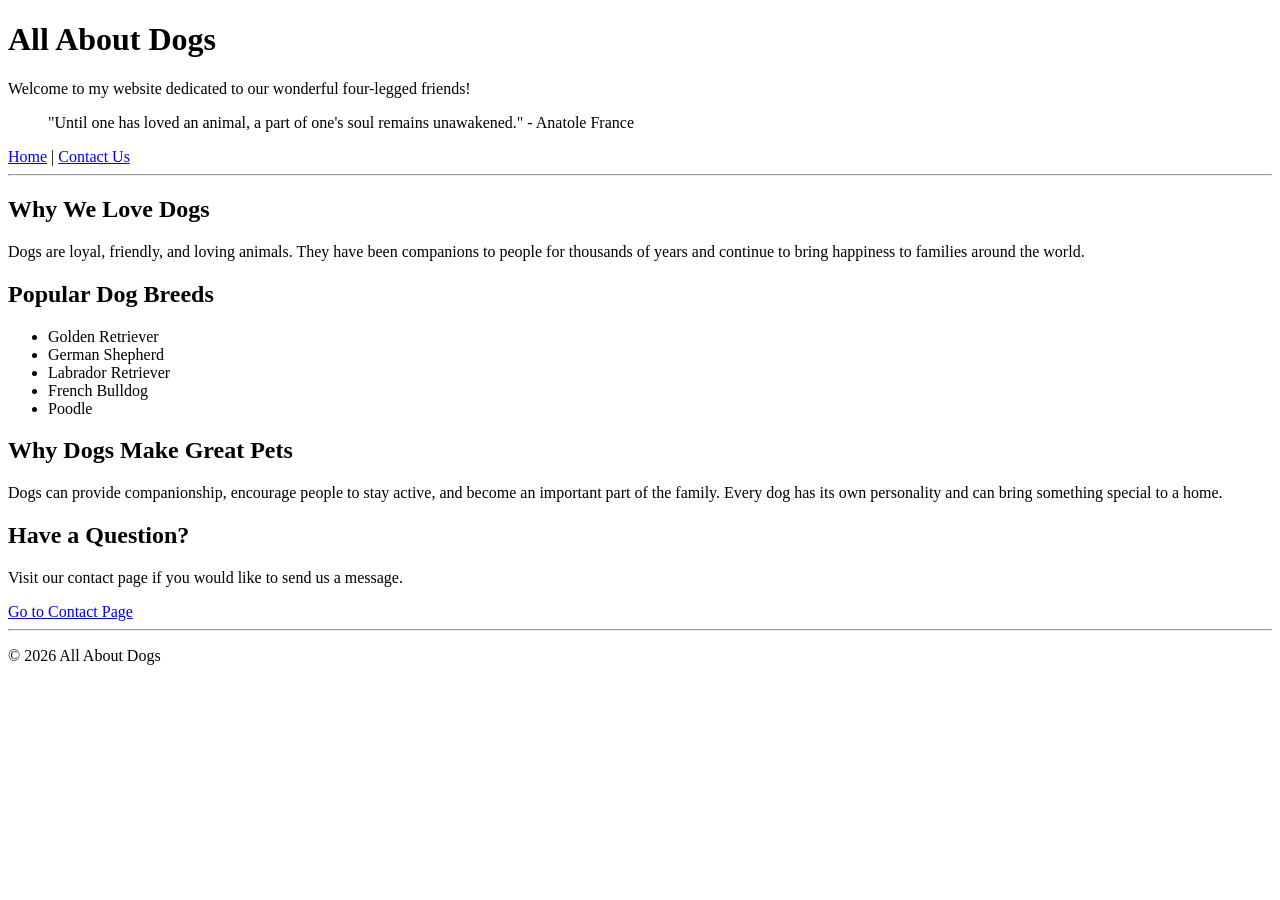
<file: index.html>
<!DOCTYPE html>
<html lang="en">

<head>
    <meta charset="utf-8">

    <title>All About Dogs</title>

    <meta name="description"
          content="Learn about dogs, their companionship, popular breeds, and why they make wonderful pets.">
</head>

<body>

    <header>
        <h1>All About Dogs</h1>

        <p>Welcome to my website dedicated to our wonderful four-legged friends!</p>
    </header>

    <blockquote>
        "Until one has loved an animal, a part of one's soul remains unawakened."
        - Anatole France
    </blockquote>

    <nav>
        <a href="index.html">Home</a> |
        <a href="contact.html">Contact Us</a>
    </nav>

    <hr>

    <main>

        <h2>Why We Love Dogs</h2>

        <p>
            Dogs are loyal, friendly, and loving animals. They have been companions
            to people for thousands of years and continue to bring happiness to
            families around the world.
        </p>

        <h2>Popular Dog Breeds</h2>

        <ul>
            <li>Golden Retriever</li>
            <li>German Shepherd</li>
            <li>Labrador Retriever</li>
            <li>French Bulldog</li>
            <li>Poodle</li>
        </ul>

        <h2>Why Dogs Make Great Pets</h2>

        <p>
            Dogs can provide companionship, encourage people to stay active,
            and become an important part of the family. Every dog has its own
            personality and can bring something special to a home.
        </p>

        <h2>Have a Question?</h2>

        <p>
            Visit our contact page if you would like to send us a message.
        </p>

        <a href="contact.html">Go to Contact Page</a>

    </main>

    <hr>

    <footer>
        <p>&copy; 2026 All About Dogs</p>
    </footer>

</body>

</html>
</file>
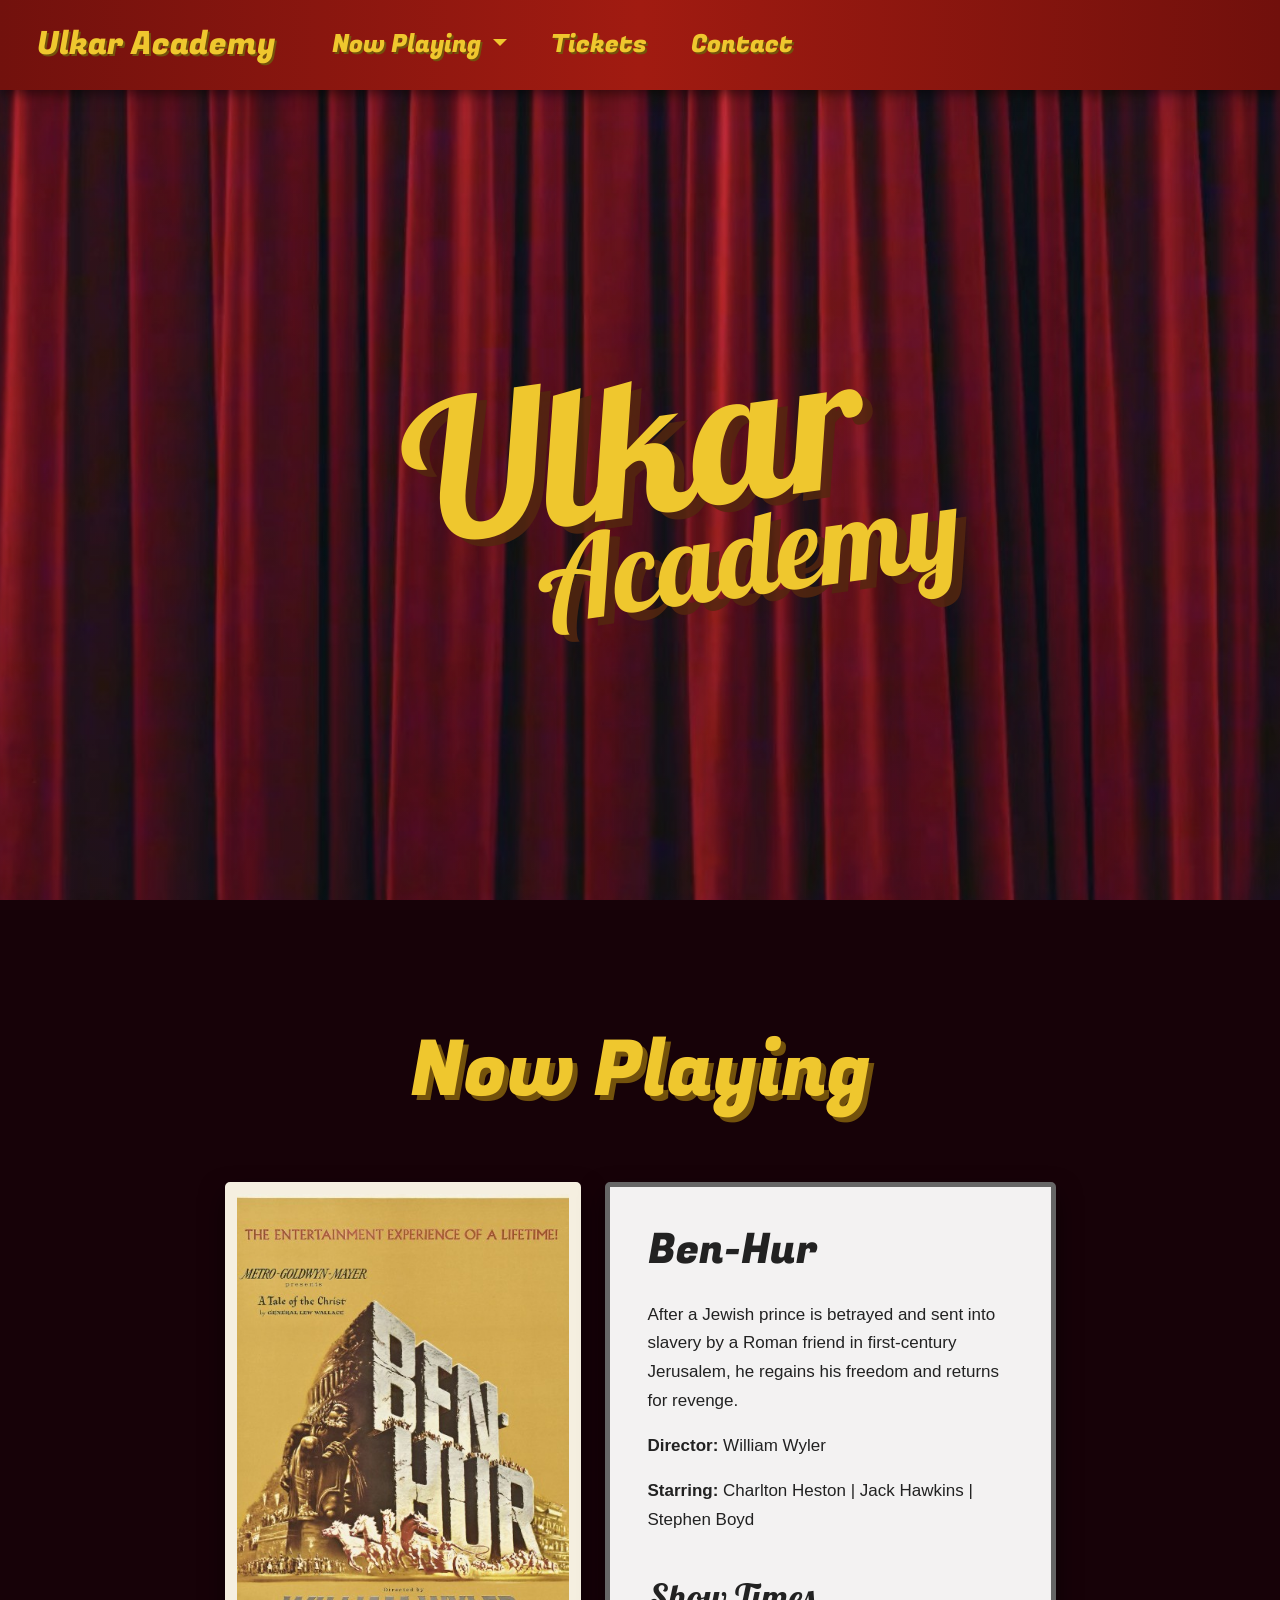
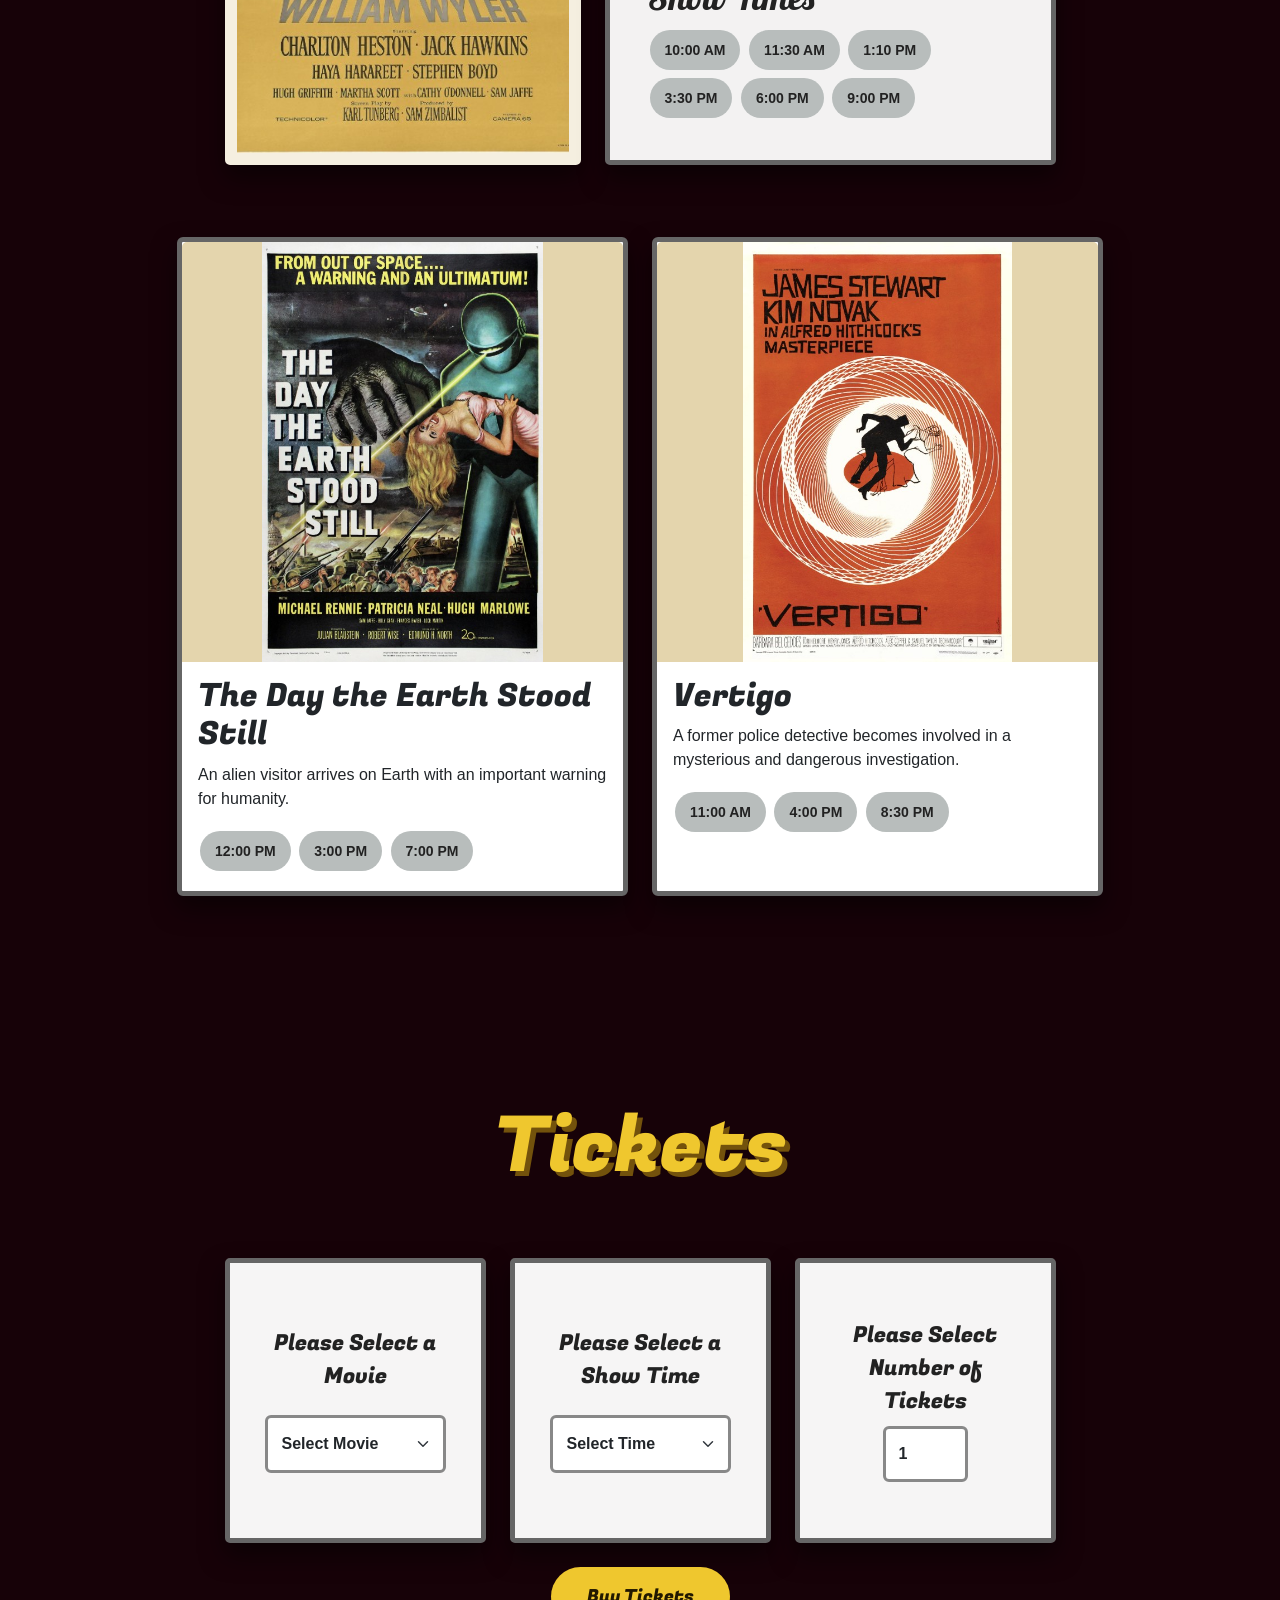
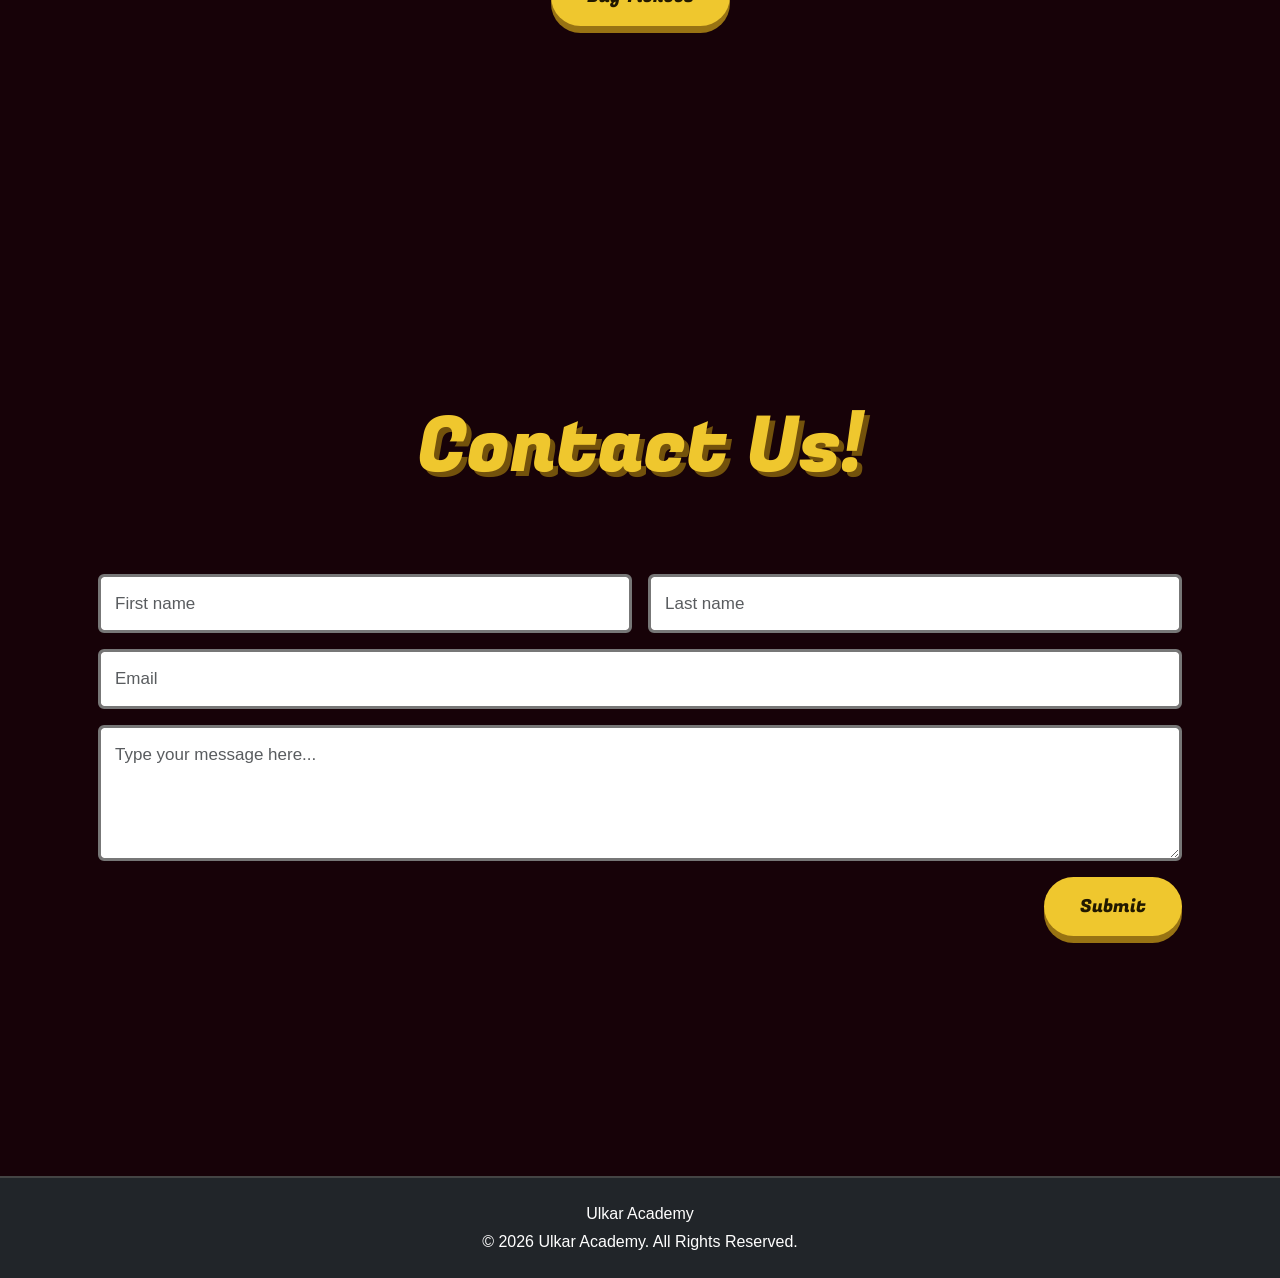
<file: Academy-Cinemas/index.html>
<!DOCTYPE html>
<html lang="en">

<head>
    <meta charset="UTF-8">

    <meta
        name="viewport"
        content="width=device-width, initial-scale=1"
    >

    <meta
        name="description"
        content="Ulkar Academy movie theatre website"
    >

    <title>Ulkar Academy</title>

    <!-- Bootstrap CSS -->
    <link
        href="https://cdn.jsdelivr.net/npm/bootstrap@5.2.0/dist/css/bootstrap.min.css"
        rel="stylesheet"
    >

    <!-- Google Fonts -->
    <link rel="preconnect" href="https://fonts.googleapis.com">

    <link rel="preconnect" href="https://fonts.gstatic.com" crossorigin>

    <link
        href="https://fonts.googleapis.com/css2?family=Fugaz+One&family=Lobster&display=swap"
        rel="stylesheet"
    >

    <!-- Custom CSS -->
    <link rel="stylesheet" href="css/custom.css">
</head>

<body id="home">

    <!-- NAVBAR -->
    <nav class="navbar navbar-expand-lg navbar-dark fixed-top custom-navbar">

        <div class="container-fluid">

            <a class="navbar-brand" href="#home">
                Ulkar Academy
            </a>

            <button
                class="navbar-toggler"
                type="button"
                data-bs-toggle="collapse"
                data-bs-target="#academyNavbar"
                aria-controls="academyNavbar"
                aria-expanded="false"
                aria-label="Toggle navigation"
            >
                <span class="navbar-toggler-icon"></span>
            </button>

            <div
                class="collapse navbar-collapse"
                id="academyNavbar"
            >

                <ul class="navbar-nav">

                    <li class="nav-item dropdown">

                        <a
                            class="nav-link dropdown-toggle"
                            href="#now-playing"
                            role="button"
                            data-bs-toggle="dropdown"
                            aria-expanded="false"
                        >
                            Now Playing
                        </a>

                        <ul class="dropdown-menu">

                            <li>
                                <a
                                    class="dropdown-item"
                                    href="#ben-hur"
                                >
                                    Ben-Hur
                                </a>
                            </li>

                            <li>
                                <a
                                    class="dropdown-item"
                                    href="#earth-stood-still"
                                >
                                    The Day the Earth Stood Still
                                </a>
                            </li>

                            <li>
                                <a
                                    class="dropdown-item"
                                    href="#vertigo"
                                >
                                    Vertigo
                                </a>
                            </li>

                        </ul>

                    </li>

                    <li class="nav-item">

                        <a
                            class="nav-link"
                            href="#tickets"
                        >
                            Tickets
                        </a>

                    </li>

                    <li class="nav-item">

                        <a
                            class="nav-link"
                            href="#contact"
                        >
                            Contact
                        </a>

                    </li>

                </ul>

            </div>

        </div>

    </nav>
    <!-- END NAVBAR -->


    <!-- HOME SECTION -->
    <header class="cinema-background home-section">

        <div class="academy-title">

            <span>Ulkar</span>

            <small>Academy</small>

        </div>

    </header>
    <!-- END HOME SECTION -->


    <main>

        <!-- NOW PLAYING SECTION -->
        <section
            id="now-playing"
            class="cinema-background content-section"
        >

            <div class="container">

                <h1 class="section-title">
                    Now Playing
                </h1>


                <!-- BEN-HUR -->
                <article
                    id="ben-hur"
                    class="row justify-content-center g-4 movie-section"
                >

                    <div class="col-md-5 col-lg-4">

                        <img
                            src="images/ben-hur.jpg"
                            class="movie-poster"
                            alt="Ben-Hur movie poster"
                        >

                    </div>

                    <div class="col-md-7 col-lg-5">

                        <div class="movie-information">

                            <h2>Ben-Hur</h2>

                            <p>
                                After a Jewish prince is betrayed and sent
                                into slavery by a Roman friend in
                                first-century Jerusalem, he regains his
                                freedom and returns for revenge.
                            </p>

                            <p>
                                <strong>Director:</strong>
                                William Wyler
                            </p>

                            <p>
                                <strong>Starring:</strong>
                                Charlton Heston | Jack Hawkins |
                                Stephen Boyd
                            </p>

                            <h3>Show Times</h3>

                            <div class="showtimes">

                                <span class="badge rounded-pill">
                                    10:00 AM
                                </span>

                                <span class="badge rounded-pill">
                                    11:30 AM
                                </span>

                                <span class="badge rounded-pill">
                                    1:10 PM
                                </span>

                                <span class="badge rounded-pill">
                                    3:30 PM
                                </span>

                                <span class="badge rounded-pill">
                                    6:00 PM
                                </span>

                                <span class="badge rounded-pill">
                                    9:00 PM
                                </span>

                            </div>

                        </div>

                    </div>

                </article>


                <!-- ADDITIONAL MOVIES -->
                <div class="row justify-content-center g-4 mt-5">

                    <!-- EARTH STOOD STILL -->
                    <div
                        class="col-md-5"
                        id="earth-stood-still"
                    >

                        <div class="card movie-card h-100">

                            <img
                                src="images/earth-stood-still.jpg"
                                class="card-img-top"
                                alt="The Day the Earth Stood Still movie poster"
                            >

                            <div class="card-body">

                                <h2 class="card-title">
                                    The Day the Earth Stood Still
                                </h2>

                                <p class="card-text">
                                    An alien visitor arrives on Earth with
                                    an important warning for humanity.
                                </p>

                                <div class="showtimes">

                                    <span class="badge rounded-pill">
                                        12:00 PM
                                    </span>

                                    <span class="badge rounded-pill">
                                        3:00 PM
                                    </span>

                                    <span class="badge rounded-pill">
                                        7:00 PM
                                    </span>

                                </div>

                            </div>

                        </div>

                    </div>


                    <!-- VERTIGO -->
                    <div
                        class="col-md-5"
                        id="vertigo"
                    >

                        <div class="card movie-card h-100">

                            <img
                                src="images/vertigo.jpg"
                                class="card-img-top"
                                alt="Vertigo movie poster"
                            >

                            <div class="card-body">

                                <h2 class="card-title">
                                    Vertigo
                                </h2>

                                <p class="card-text">
                                    A former police detective becomes
                                    involved in a mysterious and dangerous
                                    investigation.
                                </p>

                                <div class="showtimes">

                                    <span class="badge rounded-pill">
                                        11:00 AM
                                    </span>

                                    <span class="badge rounded-pill">
                                        4:00 PM
                                    </span>

                                    <span class="badge rounded-pill">
                                        8:30 PM
                                    </span>

                                </div>

                            </div>

                        </div>

                    </div>

                </div>

            </div>

        </section>
        <!-- END NOW PLAYING SECTION -->


        <!-- TICKETS SECTION -->
        <section
            id="tickets"
            class="cinema-background content-section"
        >

            <div class="container">

                <h1 class="section-title">
                    Tickets
                </h1>

                <form class="row justify-content-center g-4">

                    <!-- SELECT MOVIE -->
                    <div class="col-md-4 col-lg-3">

                        <div class="ticket-box">

                            <label
                                for="movie"
                                class="form-label"
                            >
                                Please Select a Movie
                            </label>

                            <select
                                id="movie"
                                name="movie"
                                class="form-select"
                                required
                            >

                                <option value="" selected disabled>
                                    Select Movie
                                </option>

                                <option value="Ben-Hur">
                                    Ben-Hur
                                </option>

                                <option value="The Day the Earth Stood Still">
                                    The Day the Earth Stood Still
                                </option>

                                <option value="Vertigo">
                                    Vertigo
                                </option>

                            </select>

                        </div>

                    </div>


                    <!-- SELECT TIME -->
                    <div class="col-md-4 col-lg-3">

                        <div class="ticket-box">

                            <label
                                for="show-time"
                                class="form-label"
                            >
                                Please Select a Show Time
                            </label>

                            <select
                                id="show-time"
                                name="show-time"
                                class="form-select"
                                required
                            >

                                <option value="" selected disabled>
                                    Select Time
                                </option>

                                <option>10:00 AM</option>
                                <option>11:30 AM</option>
                                <option>1:10 PM</option>
                                <option>3:30 PM</option>
                                <option>6:00 PM</option>
                                <option>9:00 PM</option>

                            </select>

                        </div>

                    </div>


                    <!-- SELECT TICKET QUANTITY -->
                    <div class="col-md-4 col-lg-3">

                        <div class="ticket-box">

                            <label
                                for="quantity"
                                class="form-label"
                            >
                                Please Select Number of Tickets
                            </label>

                            <input
                                id="quantity"
                                name="quantity"
                                class="form-control quantity-input"
                                type="number"
                                min="1"
                                max="10"
                                value="1"
                                required
                            >

                        </div>

                    </div>


                    <!-- BUY TICKETS BUTTON -->
                    <div class="col-12 text-center">

                        <button
                            type="button"
                            class="btn gold-button"
                            data-bs-toggle="modal"
                            data-bs-target="#ticketModal"
                        >
                            Buy Tickets
                        </button>

                    </div>

                </form>

            </div>

        </section>
        <!-- END TICKETS SECTION -->


        <!-- CONTACT SECTION -->
        <section
            id="contact"
            class="cinema-background content-section"
        >

            <div class="container">

                <h1 class="section-title">
                    Contact Us!
                </h1>

                <form class="row g-3 contact-form">

                    <div class="col-md-6">

                        <label
                            for="first-name"
                            class="visually-hidden"
                        >
                            First Name
                        </label>

                        <input
                            id="first-name"
                            name="first-name"
                            class="form-control"
                            type="text"
                            placeholder="First name"
                            required
                        >

                    </div>

                    <div class="col-md-6">

                        <label
                            for="last-name"
                            class="visually-hidden"
                        >
                            Last Name
                        </label>

                        <input
                            id="last-name"
                            name="last-name"
                            class="form-control"
                            type="text"
                            placeholder="Last name"
                            required
                        >

                    </div>

                    <div class="col-12">

                        <label
                            for="email"
                            class="visually-hidden"
                        >
                            Email
                        </label>

                        <input
                            id="email"
                            name="email"
                            class="form-control"
                            type="email"
                            placeholder="Email"
                            required
                        >

                    </div>

                    <div class="col-12">

                        <label
                            for="message"
                            class="visually-hidden"
                        >
                            Message
                        </label>

                        <textarea
                            id="message"
                            name="message"
                            class="form-control"
                            rows="4"
                            placeholder="Type your message here..."
                            required
                        ></textarea>

                    </div>

                    <div class="col-12 text-end">

                        <button
                            type="submit"
                            class="btn gold-button"
                        >
                            Submit
                        </button>

                    </div>

                </form>

            </div>

        </section>
        <!-- END CONTACT SECTION -->

    </main>


    <!-- BOOTSTRAP FOOTER -->
    <footer class="bg-dark text-white text-center py-4">

        <div class="container">

            <p class="mb-1">
                Ulkar Academy
            </p>

            <p class="mb-0">
                &copy; 2026 Ulkar Academy. All Rights Reserved.
            </p>

        </div>

    </footer>
    <!-- END FOOTER -->


    <!-- BOOTSTRAP TICKET MODAL -->
    <div
        class="modal fade"
        id="ticketModal"
        tabindex="-1"
        aria-labelledby="ticketModalLabel"
        aria-hidden="true"
    >

        <div class="modal-dialog modal-dialog-centered">

            <div class="modal-content">

                <div class="modal-header">

                    <h2
                        class="modal-title fs-5"
                        id="ticketModalLabel"
                    >
                        Ulkar Academy Tickets
                    </h2>

                    <button
                        type="button"
                        class="btn-close"
                        data-bs-dismiss="modal"
                        aria-label="Close"
                    ></button>

                </div>

                <div class="modal-body">
                    Thank you! Your ticket choices are ready.
                </div>

                <div class="modal-footer">

                    <button
                        type="button"
                        class="btn btn-secondary"
                        data-bs-dismiss="modal"
                    >
                        Close
                    </button>

                </div>

            </div>

        </div>

    </div>
    <!-- END MODAL -->


    <!-- Bootstrap JavaScript -->
    <script
        src="https://cdn.jsdelivr.net/npm/bootstrap@5.2.0/dist/js/bootstrap.bundle.min.js"
    ></script>

</body>

</html>
</file>
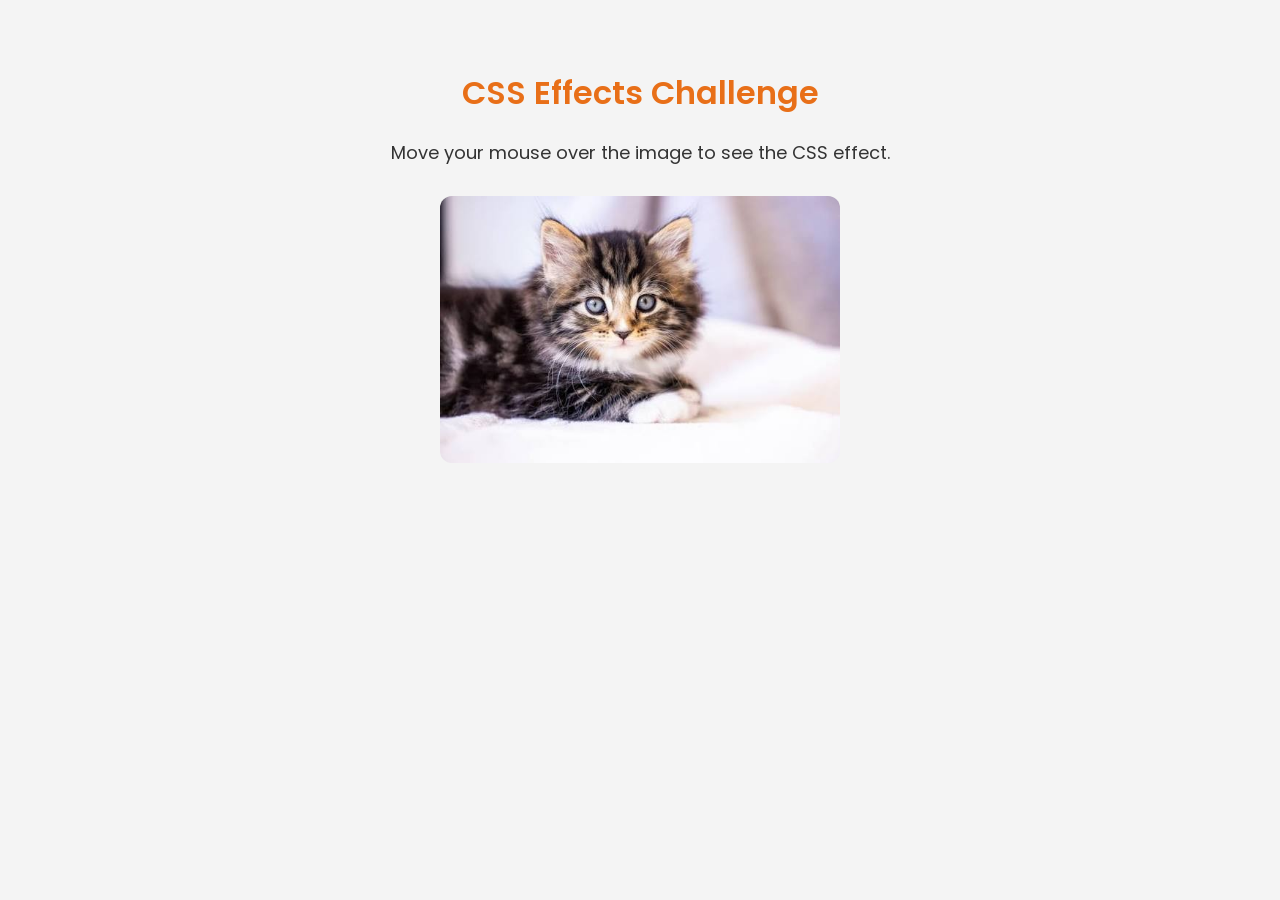
<file: Creating-CSS-Effects/index.html>
<!DOCTYPE html>
<html lang="en">
<head>
    <meta charset="UTF-8">
    <meta name="viewport" content="width=device-width, initial-scale=1.0">

    <title>CSS Effects Challenge</title>

    <link rel="preconnect" href="https://fonts.googleapis.com">
    <link rel="preconnect" href="https://fonts.gstatic.com" crossorigin>
    <link href="https://fonts.googleapis.com/css2?family=Poppins:wght@400;600&display=swap" rel="stylesheet">

    <link rel="stylesheet" href="style.css">
</head>

<body>
    <h1>CSS Effects Challenge</h1>

    <p>Move your mouse over the image to see the CSS effect.</p>

    <div class="image-container">
        <img src="image.jpg" alt="Beautiful cat">
    </div>
</body>
</html>
</file>
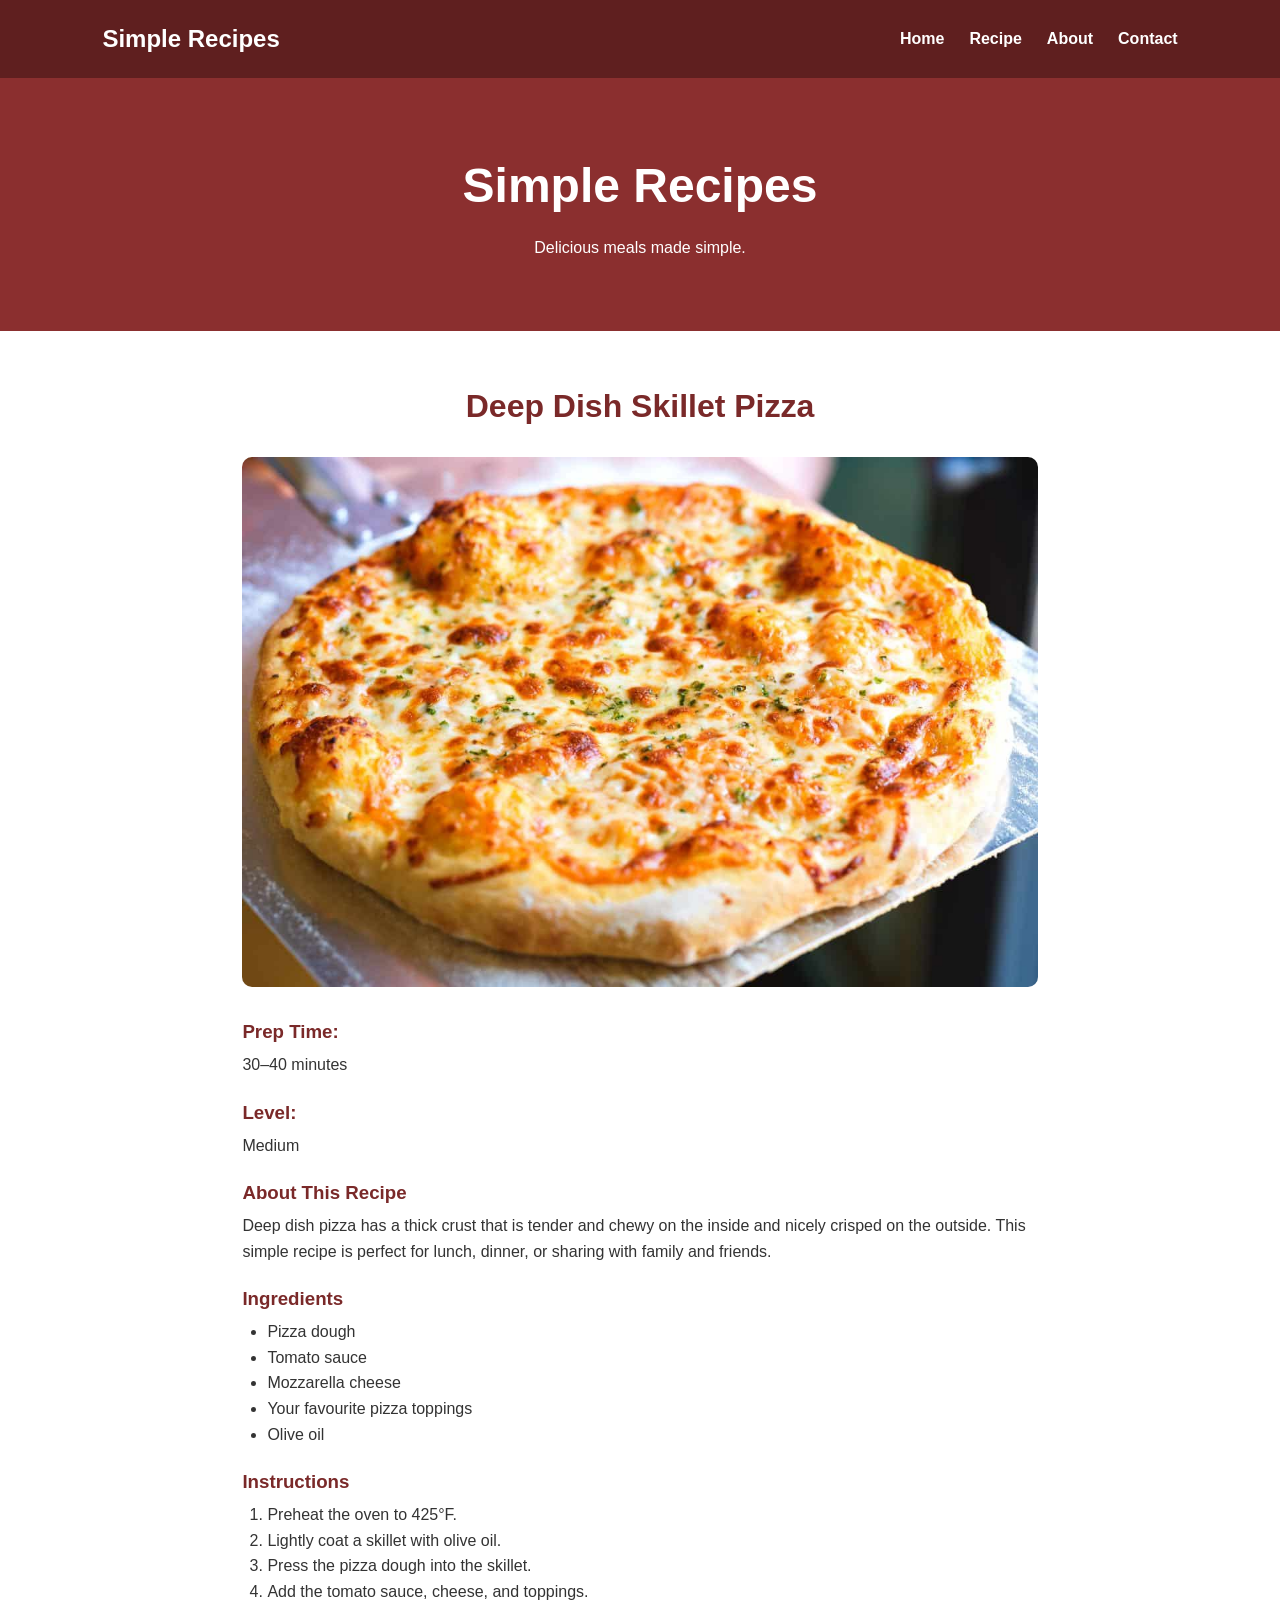
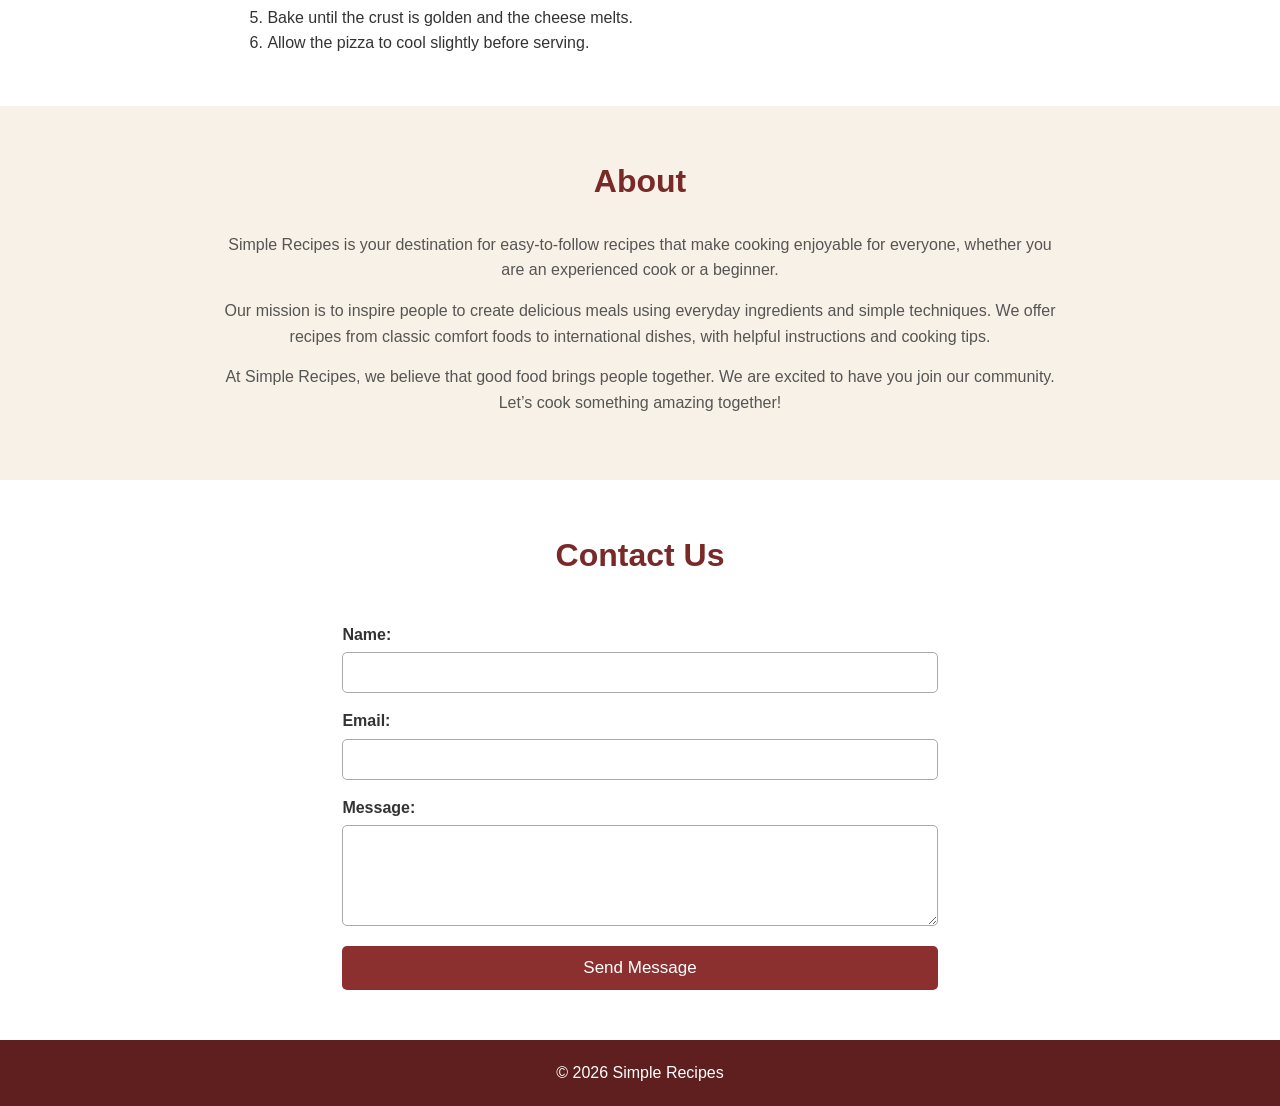
<file: Simple-Recipes/index.html>
<!DOCTYPE html>
<html lang="en">
<head>
    <meta charset="UTF-8">
    <meta name="viewport" content="width=device-width, initial-scale=1.0">
    <meta name="description" content="Simple and delicious recipes for everyone.">
    <title>Simple Recipes</title>
    <link rel="stylesheet" href="style.css">
</head>

<body>

    <header id="home">
        <nav>
            <div class="logo">Simple Recipes</div>

            <ul>
                <li><a href="#home">Home</a></li>
                <li><a href="#recipe">Recipe</a></li>
                <li><a href="#about">About</a></li>
                <li><a href="#contact">Contact</a></li>
            </ul>
        </nav>

        <div class="hero">
            <h1>Simple Recipes</h1>
            <p>Delicious meals made simple.</p>
        </div>
    </header>

    <main>
        <section id="recipe">
            <h2>Deep Dish Skillet Pizza</h2>

            <img
                src="images/pizza.jpg"
                alt="Deep dish skillet pizza"
                class="recipe-image"
            >

            <div class="recipe-information">
                <h3>Prep Time:</h3>
                <p>30–40 minutes</p>

                <h3>Level:</h3>
                <p>Medium</p>

                <h3>About This Recipe</h3>
                <p>
                    Deep dish pizza has a thick crust that is tender and chewy
                    on the inside and nicely crisped on the outside. This simple
                    recipe is perfect for lunch, dinner, or sharing with family
                    and friends.
                </p>

                <h3>Ingredients</h3>

                <ul>
                    <li>Pizza dough</li>
                    <li>Tomato sauce</li>
                    <li>Mozzarella cheese</li>
                    <li>Your favourite pizza toppings</li>
                    <li>Olive oil</li>
                </ul>

                <h3>Instructions</h3>

                <ol>
                    <li>Preheat the oven to 425°F.</li>
                    <li>Lightly coat a skillet with olive oil.</li>
                    <li>Press the pizza dough into the skillet.</li>
                    <li>Add the tomato sauce, cheese, and toppings.</li>
                    <li>Bake until the crust is golden and the cheese melts.</li>
                    <li>Allow the pizza to cool slightly before serving.</li>
                </ol>
            </div>
        </section>

        <section id="about">
            <h2>About</h2>

            <div class="about-content">
                <p>
                    Simple Recipes is your destination for easy-to-follow
                    recipes that make cooking enjoyable for everyone, whether
                    you are an experienced cook or a beginner.
                </p>

                <p>
                    Our mission is to inspire people to create delicious meals
                    using everyday ingredients and simple techniques. We offer
                    recipes from classic comfort foods to international dishes,
                    with helpful instructions and cooking tips.
                </p>

                <p>
                    At Simple Recipes, we believe that good food brings people
                    together. We are excited to have you join our community.
                    Let’s cook something amazing together!
                </p>
            </div>
        </section>

        <section id="contact">
            <h2>Contact Us</h2>

            <form>
                <label for="name">Name:</label>
                <input type="text" id="name" name="name" required>

                <label for="email">Email:</label>
                <input type="email" id="email" name="email" required>

                <label for="message">Message:</label>
                <textarea
                    id="message"
                    name="message"
                    rows="5"
                    required
                ></textarea>

                <button type="submit">Send Message</button>
            </form>
        </section>
    </main>

    <footer>
        <p>&copy; 2026 Simple Recipes</p>
    </footer>

</body>
</html>
</file>
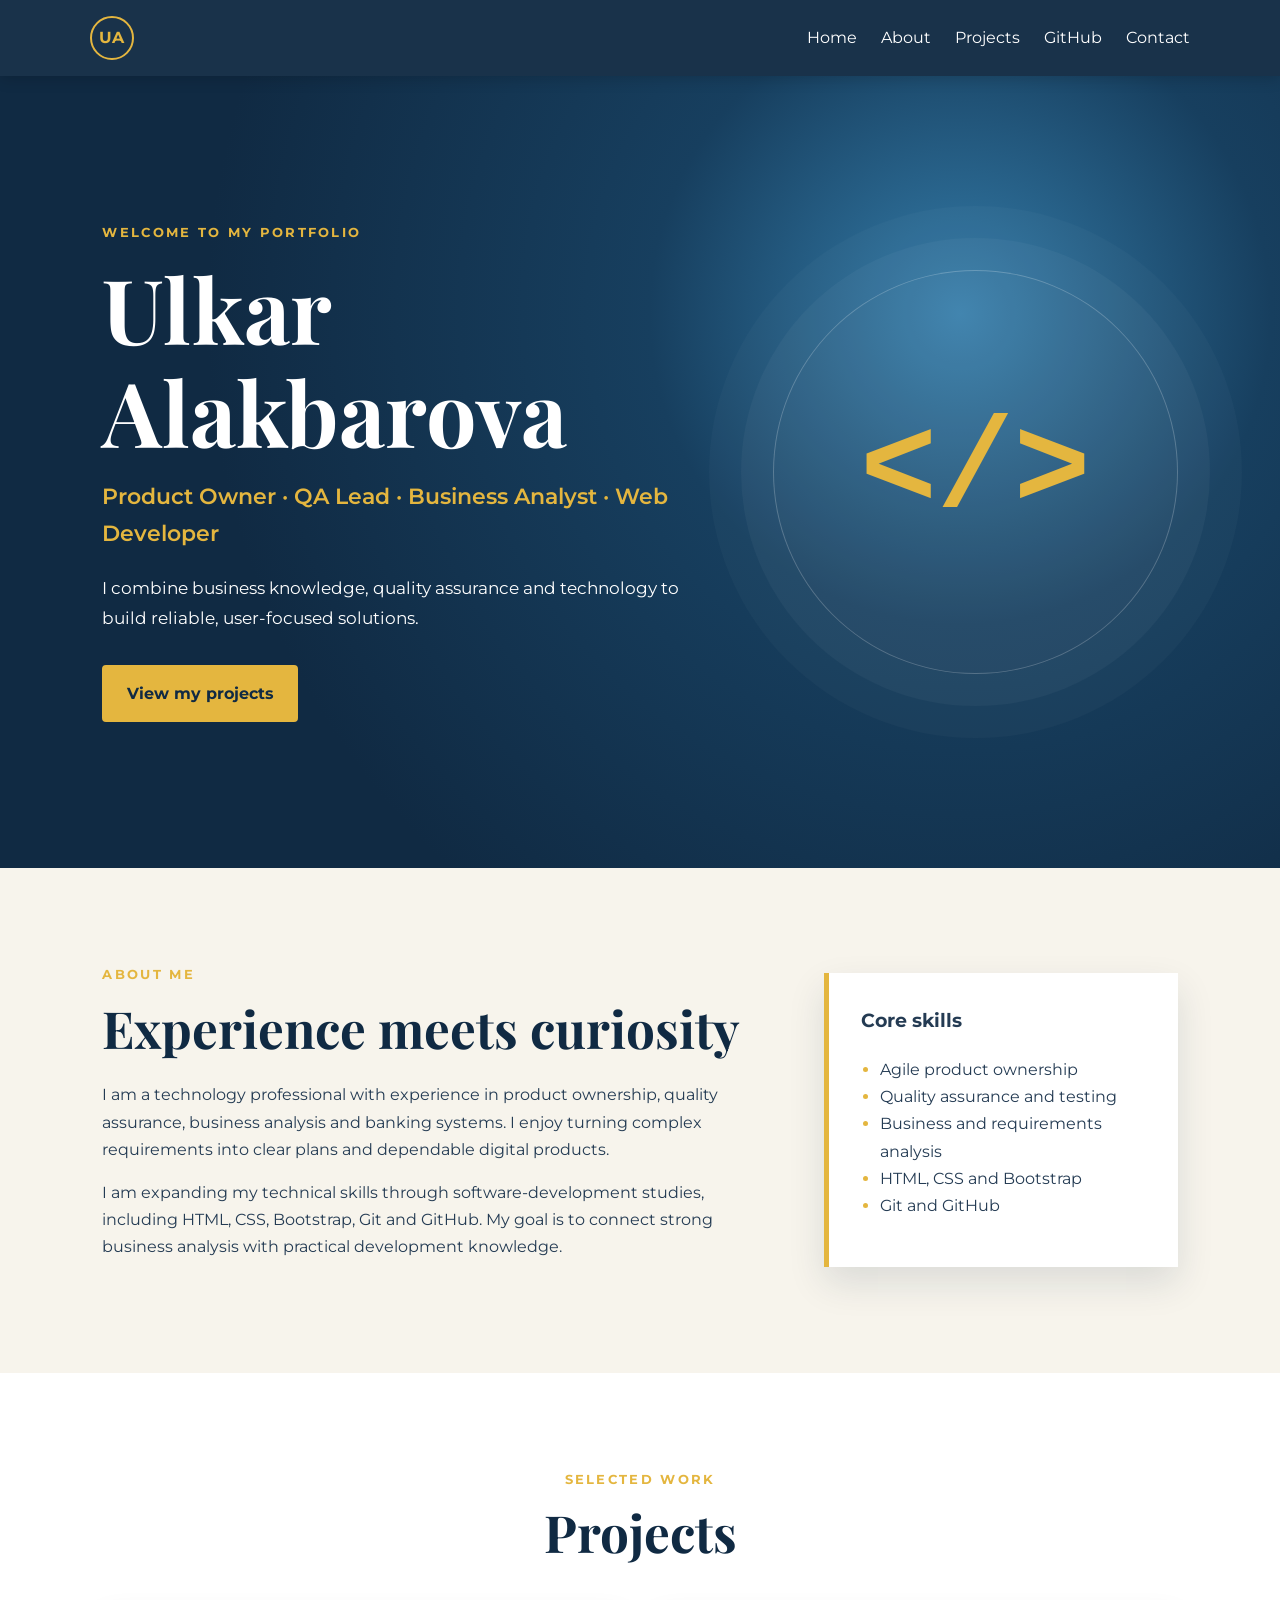
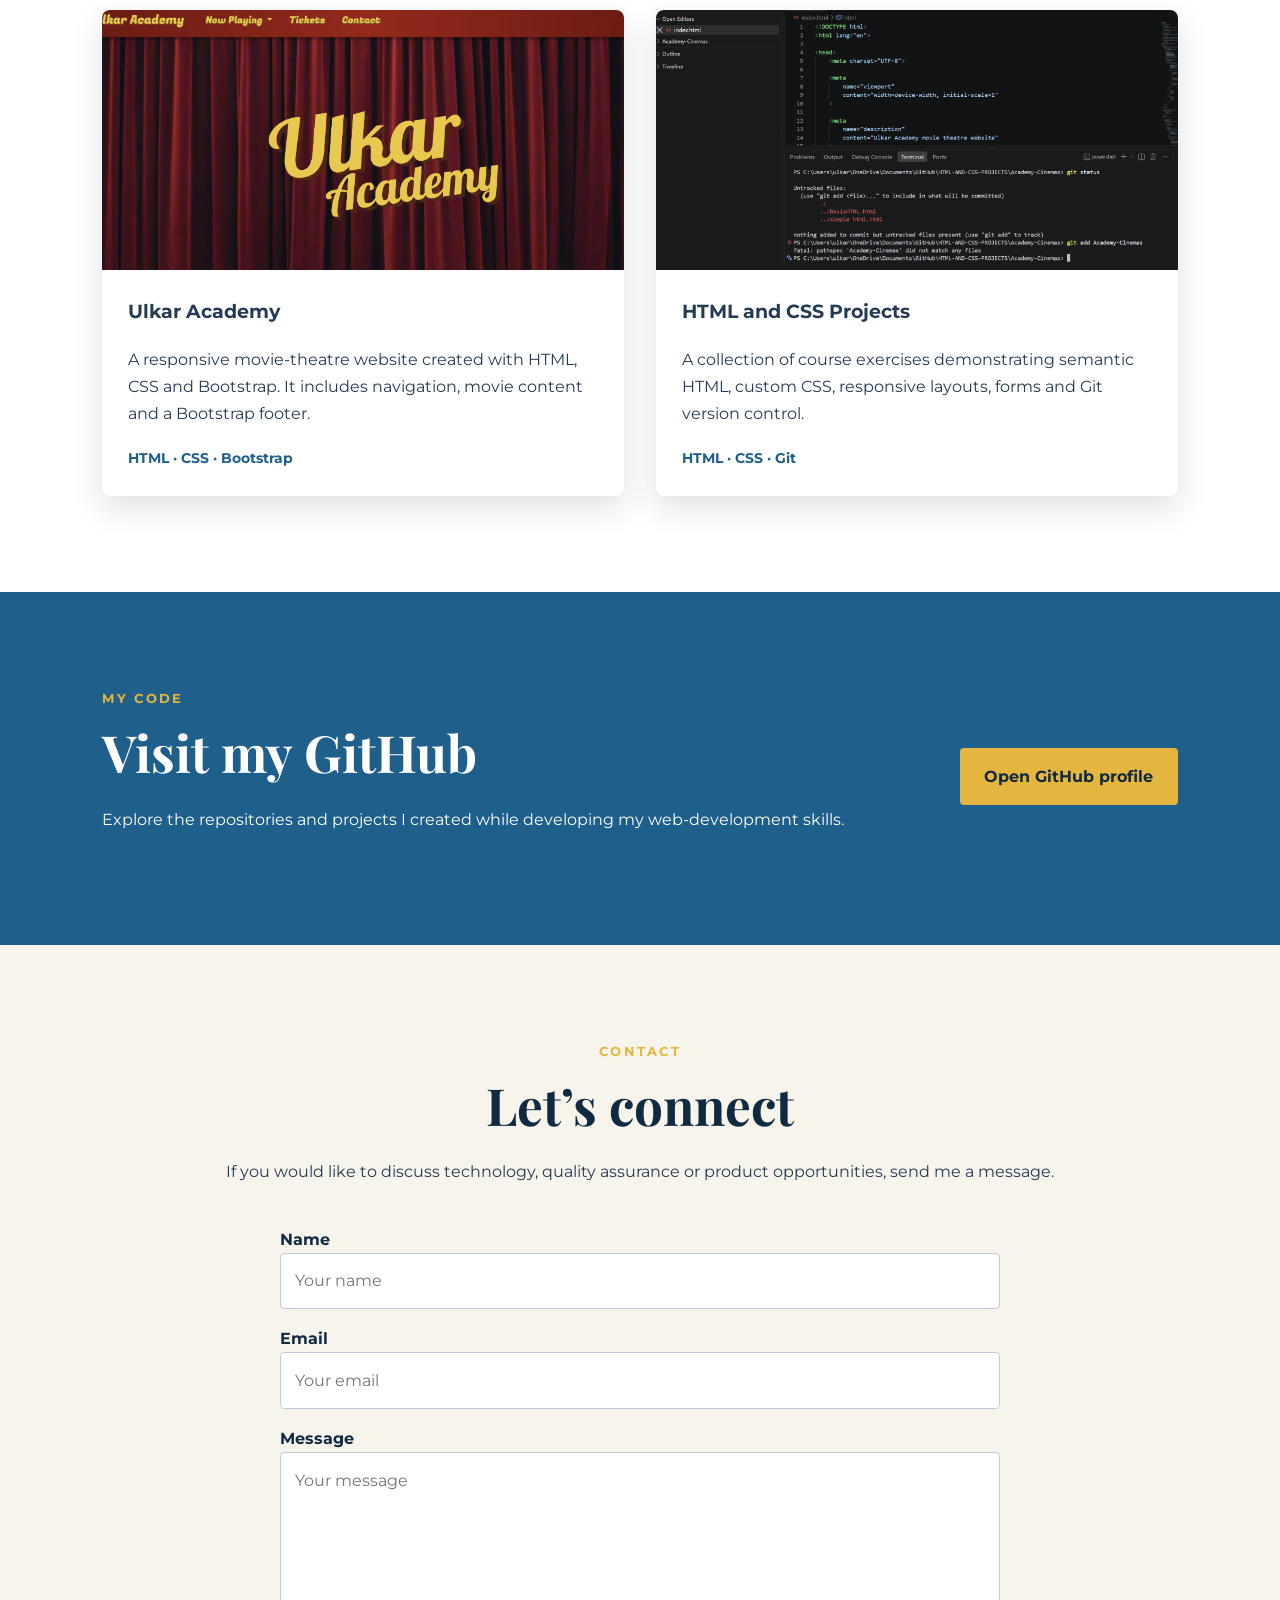
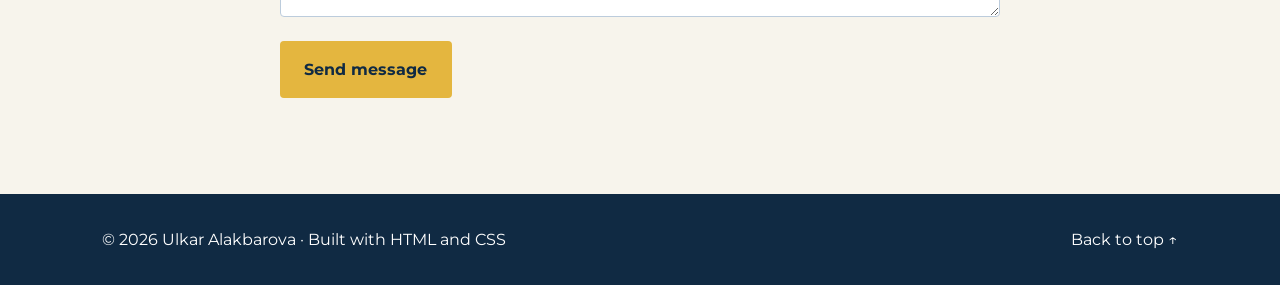
<file: Ulkar-Portfolio/index.html>
<!DOCTYPE html>
<html lang="en">
<head>
    <meta charset="UTF-8">
    <meta name="viewport" content="width=device-width, initial-scale=1.0">
    <meta name="description" content="Portfolio website of Ulkar Alakbarova, a Product Owner, QA Lead, Business Analyst and software development student.">
    <title>Ulkar Alakbarova | Portfolio</title>
    <link rel="preconnect" href="https://fonts.googleapis.com">
    <link rel="preconnect" href="https://fonts.gstatic.com" crossorigin>
    <link href="https://fonts.googleapis.com/css2?family=Montserrat:wght@400;600;700&family=Playfair+Display:wght@700&display=swap" rel="stylesheet">
    <link rel="stylesheet" href="portfolio.css">
</head>
<body>
    <nav class="navbar" aria-label="Main navigation">
        <a class="brand" href="#home">UA</a>
        <div class="nav-links">
            <a href="#home">Home</a>
            <a href="#about">About</a>
            <a href="#projects">Projects</a>
            <a href="#github">GitHub</a>
            <a href="#contact">Contact</a>
        </div>
    </nav>

    <header id="home" class="hero">
        <div class="hero-content">
            <p class="eyebrow">WELCOME TO MY PORTFOLIO</p>
            <h1>Ulkar Alakbarova</h1>
            <p class="hero-title">Product Owner · QA Lead · Business Analyst · Web Developer</p>
            <p>I combine business knowledge, quality assurance and technology to build reliable, user-focused solutions.</p>
            <a class="button" href="#projects">View my projects</a>
        </div>
        <div class="hero-art" aria-hidden="true">
            <span>&lt;/&gt;</span>
        </div>
    </header>

    <main>
        <section id="about" class="section about-section">
            <div>
                <p class="section-label">ABOUT ME</p>
                <h2>Experience meets curiosity</h2>
                <p>I am a technology professional with experience in product ownership, quality assurance, business analysis and banking systems. I enjoy turning complex requirements into clear plans and dependable digital products.</p>
                <p>I am expanding my technical skills through software-development studies, including HTML, CSS, Bootstrap, Git and GitHub. My goal is to connect strong business analysis with practical development knowledge.</p>
            </div>
            <div class="skills-card">
                <h3>Core skills</h3>
                <ul>
                    <li>Agile product ownership</li>
                    <li>Quality assurance and testing</li>
                    <li>Business and requirements analysis</li>
                    <li>HTML, CSS and Bootstrap</li>
                    <li>Git and GitHub</li>
                </ul>
            </div>
        </section>

        <section id="projects" class="section projects-section">
            <p class="section-label">SELECTED WORK</p>
            <h2>Projects</h2>
            <div class="project-grid">
                <article class="project-card">
                    <img src="images/ulkar-academy.png" alt="Ulkar Academy movie theatre website displayed in a browser">
                    <div class="project-copy">
                        <h3>Ulkar Academy</h3>
                        <p>A responsive movie-theatre website created with HTML, CSS and Bootstrap. It includes navigation, movie content and a Bootstrap footer.</p>
                        <span>HTML · CSS · Bootstrap</span>
                    </div>
                </article>
                <article class="project-card">
                    <img src="images/html-css-work.png" alt="HTML and CSS project open in Visual Studio Code">
                    <div class="project-copy">
                        <h3>HTML and CSS Projects</h3>
                        <p>A collection of course exercises demonstrating semantic HTML, custom CSS, responsive layouts, forms and Git version control.</p>
                        <span>HTML · CSS · Git</span>
                    </div>
                </article>
            </div>
        </section>

        <section id="github" class="section github-section">
            <div>
                <p class="section-label">MY CODE</p>
                <h2>Visit my GitHub</h2>
                <p>Explore the repositories and projects I created while developing my web-development skills.</p>
            </div>
            <a class="button button-light" href="https://github.com/ulkaralakbarova" target="_blank" rel="noopener noreferrer">Open GitHub profile</a>
        </section>

        <section id="contact" class="section contact-section">
            <p class="section-label">CONTACT</p>
            <h2>Let’s connect</h2>
            <p>If you would like to discuss technology, quality assurance or product opportunities, send me a message.</p>
            <form action="mailto:" method="post" enctype="text/plain">
                <label for="name">Name</label>
                <input id="name" name="name" type="text" placeholder="Your name" required>
                <label for="email">Email</label>
                <input id="email" name="email" type="email" placeholder="Your email" required>
                <label for="message">Message</label>
                <textarea id="message" name="message" rows="5" placeholder="Your message" required></textarea>
                <button class="button" type="submit">Send message</button>
            </form>
        </section>
    </main>

    <footer>
        <p>© 2026 Ulkar Alakbarova · Built with HTML and CSS</p>
        <a href="#home">Back to top ↑</a>
    </footer>
</body>
</html>
</file>
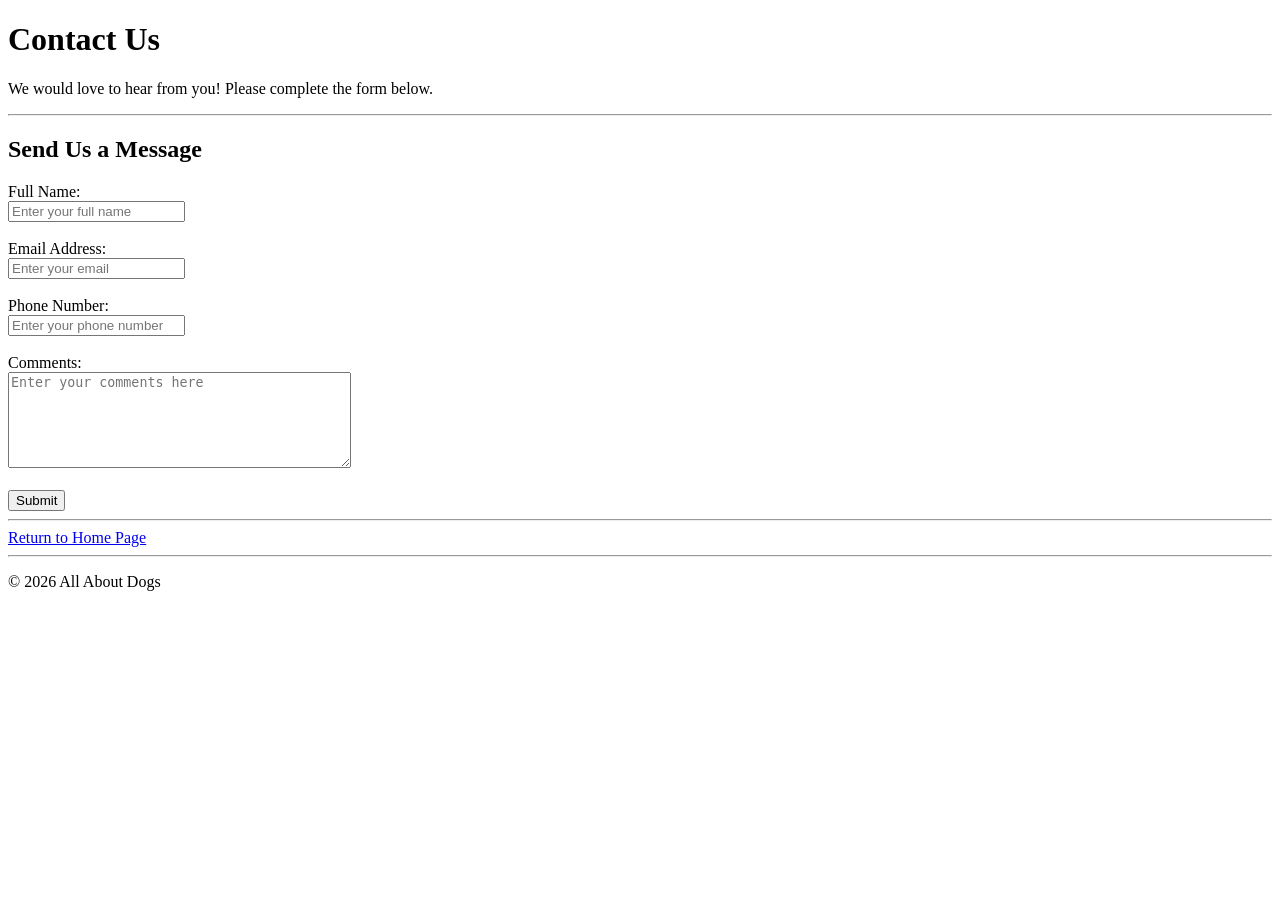
<file: contact.html>
<!DOCTYPE html>
<html lang="en">

<head>
    <meta charset="utf-8">

    <title>Contact Us</title>

    <meta name="description"
          content="Contact us by providing your name, email, phone number, and message.">
</head>

<body>

    <header>
        <h1>Contact Us</h1>

        <p>
            We would love to hear from you! Please complete the form below.
        </p>
    </header>

    <hr>

    <main>

        <h2>Send Us a Message</h2>

        <form>

            <label for="name">Full Name:</label>
            <br>
            <input type="text"
                   id="name"
                   name="name"
                   placeholder="Enter your full name"
                   required>

            <br><br>

            <label for="email">Email Address:</label>
            <br>
            <input type="email"
                   id="email"
                   name="email"
                   placeholder="Enter your email"
                   required>

            <br><br>

            <label for="phone">Phone Number:</label>
            <br>
            <input type="tel"
                   id="phone"
                   name="phone"
                   placeholder="Enter your phone number">

            <br><br>

            <label for="message">Comments:</label>
            <br>
            <textarea id="message"
                      name="message"
                      rows="6"
                      cols="40"
                      placeholder="Enter your comments here"></textarea>

            <br><br>

            <input type="submit" value="Submit">

        </form>

    </main>

    <hr>

    <nav>
        <a href="index.html">Return to Home Page</a>
    </nav>

    <hr>

    <footer>
        <p>&copy; 2026 All About Dogs</p>
    </footer>

</body>

</html>
</file>
<file: Academy-Cinemas/css/custom.css>
:root {
    --gold: #efc72e;
    --gold-shadow: #73520c;
    --dark-red: #74130e;
}

* {
    box-sizing: border-box;
}

html {
    scroll-behavior: smooth;
}

body {
    margin: 0;
    background-color: #170208;
    color: #222;
    font-family: Arial, Helvetica, sans-serif;
}


/* NAVBAR */

.custom-navbar {
    min-height: 80px;
    padding: 8px 25px;
    background: linear-gradient(
        90deg,
        #72110d,
        #a11b11,
        #71100c
    );
    box-shadow: 0 4px 12px rgba(0, 0, 0, 0.5);
}

.custom-navbar .navbar-brand,
.custom-navbar .nav-link {
    color: var(--gold) !important;
    font-family: "Fugaz One", Impact, sans-serif;
    text-shadow: 2px 2px 0 var(--gold-shadow);
}

.custom-navbar .navbar-brand {
    margin-right: 35px;
    font-size: 32px;
}

.custom-navbar .nav-link {
    padding: 18px 22px !important;
    font-size: 25px;
}

.custom-navbar .nav-link:hover,
.custom-navbar .nav-link:focus {
    color: #ffe86e !important;
    background-color: rgba(65, 0, 0, 0.25);
}


/* BACKGROUND */

.cinema-background {
    background:
        linear-gradient(
            rgba(15, 0, 5, 0.08),
            rgba(15, 0, 5, 0.18)
        ),
        url("../images/theater-curtains.jpg");

    background-position: center;
    background-repeat: no-repeat;
    background-size: cover;
    background-attachment: fixed;
}


/* HOME SECTION */

.home-section {
    display: flex;
    min-height: 100vh;
    padding-top: 80px;
    align-items: center;
    justify-content: center;
}

.academy-title {
    color: var(--gold);
    font-family: "Lobster", cursive;
    line-height: 0.8;
    text-align: center;
    text-shadow: 9px 9px 0 rgba(83, 39, 15, 0.85);
    transform: rotate(-8deg);
}

.academy-title span {
    display: block;
    font-size: clamp(90px, 15vw, 210px);
}

.academy-title small {
    display: block;
    margin-left: 25%;
    font-size: clamp(55px, 9vw, 125px);
}


/* GENERAL SECTIONS */

.content-section {
    min-height: 100vh;
    padding: 125px 0 80px;
    scroll-margin-top: 70px;
}

.section-title {
    margin-bottom: 65px;
    color: var(--gold);
    font-family: "Fugaz One", Impact, sans-serif;
    font-size: clamp(48px, 6vw, 80px);
    text-align: center;
    text-shadow: 5px 5px 0 var(--gold-shadow);
}


/* MOVIES */

.movie-section {
    margin-bottom: 30px;
}

.movie-poster {
    display: block;
    width: 100%;
    height: 100%;
    max-height: 680px;
    object-fit: cover;
    border: 12px solid #f5efe0;
    border-radius: 5px;
    box-shadow: 0 12px 25px rgba(0, 0, 0, 0.5);
}

.movie-information {
    height: 100%;
    padding: 38px;
    background-color: rgba(255, 255, 255, 0.95);
    border: 5px solid #666;
    border-radius: 5px;
    box-shadow: 0 12px 25px rgba(0, 0, 0, 0.5);
}

.movie-information h2 {
    margin-bottom: 25px;
    font-family: "Fugaz One", Impact, sans-serif;
    font-size: 42px;
}

.movie-information p {
    font-size: 17px;
    line-height: 1.7;
}

.movie-information h3 {
    margin-top: 40px;
    font-family: "Lobster", cursive;
    font-size: 36px;
}

.showtimes .badge {
    margin: 4px 2px;
    padding: 13px 15px;
    color: #222;
    background-color: #b8bdbc;
    font-size: 14px;
}

.movie-card {
    overflow: hidden;
    border: 5px solid #666;
    box-shadow: 0 12px 25px rgba(0, 0, 0, 0.5);
}

.movie-card .card-img-top {
    height: 420px;
    object-fit: contain;
    background-color: #e4d5ad;
}

.movie-card .card-title {
    font-family: "Fugaz One", Impact, sans-serif;
}


/* TICKETS */

.ticket-box {
    display: flex;
    min-height: 285px;
    padding: 35px;
    flex-direction: column;
    align-items: center;
    justify-content: center;
    background-color: rgba(255, 255, 255, 0.96);
    border: 5px solid #666;
    border-radius: 5px;
    text-align: center;
    box-shadow: 0 12px 25px rgba(0, 0, 0, 0.5);
}

.ticket-box .form-label {
    min-height: 80px;
    font-family: "Fugaz One", Impact, sans-serif;
    font-size: 22px;
}

.ticket-box .form-select {
    max-width: 230px;
    padding: 14px;
    border: 3px solid #888;
    font-weight: bold;
}

.quantity-input {
    width: 85px;
    padding: 13px;
    border: 3px solid #888;
    font-weight: bold;
}


/* GOLD BUTTONS */

.gold-button {
    padding: 16px 36px;
    color: #211800;
    background-color: var(--gold);
    border: none;
    border-radius: 40px;
    font-family: "Fugaz One", Impact, sans-serif;
    font-size: 18px;
    box-shadow: 0 7px 0 #987313;
}

.gold-button:hover,
.gold-button:focus {
    color: #211800;
    background-color: #ffe466;
    transform: translateY(2px);
    box-shadow: 0 5px 0 #987313;
}


/* CONTACT */

.contact-form {
    max-width: 1100px;
    margin: 0 auto;
}

.contact-form .form-control {
    padding: 14px;
    border: 3px solid #777;
    font-size: 17px;
}


/* FOOTER */

footer {
    border-top: 2px solid #444;
}


/* MOBILE DESIGN */

@media screen and (max-width: 767px) {

    .custom-navbar {
        min-height: 70px;
        padding: 8px 15px;
    }

    .custom-navbar .navbar-brand {
        font-size: 24px;
    }

    .custom-navbar .nav-link {
        padding: 8px 0 !important;
        font-size: 19px;
    }

    .cinema-background {
        background-attachment: scroll;
    }

    .home-section {
        min-height: 80vh;
    }

    .content-section {
        min-height: auto;
        padding: 100px 0 60px;
    }

    .section-title {
        margin-bottom: 40px;
    }

    .movie-information,
    .ticket-box {
        padding: 25px;
    }

    .movie-card .card-img-top {
        height: 350px;
    }
}
</file>
<file: Creating-CSS-Effects/style.css>
body {
    font-family: "Poppins", sans-serif;
    text-align: center;
    background-color: #f4f4f4;
    padding: 40px;
}

h1 {
    color: #e86f18;
    font-weight: 600;
}

p {
    color: #333333;
    font-size: 18px;
}

.image-container {
    margin-top: 30px;
}

.image-container img {
    width: 400px;
    max-width: 100%;
    border-radius: 12px;
    transition: transform 0.5s ease, filter 0.5s ease;
}

.image-container img:hover {
    transform: scale(1.1) rotate(3deg);
    filter: brightness(80%) sepia(30%);
}
</file>
<file: Simple-Recipes/style.css>
* {
    box-sizing: border-box;
    margin: 0;
    padding: 0;
}

html {
    scroll-behavior: smooth;
}

body {
    font-family: Arial, Helvetica, sans-serif;
    color: #333;
    background-color: #ffffff;
    line-height: 1.6;
}

header {
    background-color: #8b2f2f;
    color: white;
}

nav {
    display: flex;
    justify-content: space-between;
    align-items: center;
    padding: 20px 8%;
    background-color: #5f1f1f;
}

.logo {
    font-size: 24px;
    font-weight: bold;
}

nav ul {
    display: flex;
    list-style: none;
    gap: 25px;
}

nav a {
    color: white;
    text-decoration: none;
    font-weight: bold;
}

nav a:hover {
    color: #ffd27f;
}

.hero {
    padding: 70px 20px;
    text-align: center;
}

.hero h1 {
    font-size: 48px;
    margin-bottom: 10px;
}

section {
    padding: 50px 8%;
}

section h2 {
    margin-bottom: 25px;
    color: #7a2929;
    font-size: 32px;
    text-align: center;
}

#recipe {
    max-width: 1000px;
    margin: auto;
}

.recipe-image {
    display: block;
    width: 100%;
    max-width: 800px;
    height: auto;
    margin: 0 auto 30px;
    border-radius: 10px;
}

.recipe-information {
    max-width: 800px;
    margin: auto;
}

.recipe-information h3 {
    margin-top: 20px;
    margin-bottom: 5px;
    color: #7a2929;
}

.recipe-information ul,
.recipe-information ol {
    margin-left: 25px;
}

#about {
    background-color: #f8f1e7;
    text-align: center;
}

.about-content {
    max-width: 850px;
    margin: auto;
    color: #555;
}

.about-content p {
    margin-bottom: 15px;
}

#contact {
    max-width: 800px;
    margin: auto;
}

form {
    display: flex;
    flex-direction: column;
}

label {
    margin-top: 15px;
    margin-bottom: 5px;
    font-weight: bold;
}

input,
textarea {
    width: 100%;
    padding: 12px;
    border: 1px solid #aaa;
    border-radius: 5px;
    font-family: inherit;
}

button {
    margin-top: 20px;
    padding: 12px;
    border: none;
    border-radius: 5px;
    background-color: #8b2f2f;
    color: white;
    font-size: 17px;
    cursor: pointer;
}

button:hover {
    background-color: #5f1f1f;
}

footer {
    padding: 20px;
    background-color: #5f1f1f;
    color: white;
    text-align: center;
}

@media screen and (max-width: 700px) {
    nav {
        flex-direction: column;
        gap: 15px;
    }

    nav ul {
        flex-wrap: wrap;
        justify-content: center;
        gap: 15px;
    }

    .hero h1 {
        font-size: 36px;
    }
}
</file>
<file: Ulkar-Portfolio/portfolio.css>
:root {
    --navy: #102a43;
    --blue: #1f5f8b;
    --gold: #e4b63f;
    --cream: #f7f4ec;
    --white: #ffffff;
    --ink: #243b53;
    --muted: #627d98;
}

* {
    box-sizing: border-box;
    scroll-behavior: smooth;
}

body {
    margin: 0;
    color: var(--ink);
    background: var(--white);
    font-family: "Montserrat", Arial, sans-serif;
    line-height: 1.7;
}

.navbar {
    position: sticky;
    top: 0;
    z-index: 10;
    display: flex;
    align-items: center;
    justify-content: space-between;
    padding: 1rem 7%;
    color: var(--white);
    background: rgba(16, 42, 67, 0.96);
    box-shadow: 0 3px 14px rgba(0, 0, 0, 0.16);
}

.brand {
    display: grid;
    width: 44px;
    height: 44px;
    place-items: center;
    border: 2px solid var(--gold);
    border-radius: 50%;
    color: var(--gold);
    font-weight: 700;
    text-decoration: none;
}

.nav-links {
    display: flex;
    gap: 1.5rem;
}

.nav-links a,
footer a {
    color: var(--white);
    text-decoration: none;
    transition: color 0.25s ease, transform 0.25s ease;
}

.nav-links a:hover,
footer a:hover {
    color: var(--gold);
    transform: translateY(-2px);
}

.hero {
    min-height: 88vh;
    display: grid;
    grid-template-columns: 1.2fr 0.8fr;
    align-items: center;
    gap: 4rem;
    padding: 6rem 8%;
    color: var(--white);
    background: radial-gradient(circle at 75% 30%, #347ca9 0, #173f5f 28%, var(--navy) 68%);
    overflow: hidden;
}

.hero-content {
    animation: fadeUp 0.9s ease both;
}

.eyebrow,
.section-label {
    color: var(--gold);
    font-size: 0.8rem;
    font-weight: 700;
    letter-spacing: 0.18em;
}

h1,
h2,
h3,
p {
    margin-top: 0;
}

h1,
h2 {
    font-family: "Playfair Display", Georgia, serif;
    line-height: 1.15;
}

h1 {
    margin-bottom: 1rem;
    font-size: clamp(3rem, 7vw, 6rem);
}

h2 {
    margin-bottom: 1.5rem;
    color: var(--navy);
    font-size: clamp(2rem, 4vw, 3.4rem);
}

.hero-title {
    color: var(--gold);
    font-size: clamp(1.05rem, 2vw, 1.35rem);
    font-weight: 600;
}

.hero-content > p:not(.eyebrow):not(.hero-title) {
    max-width: 680px;
    font-size: 1.08rem;
}

.hero-art {
    display: grid;
    aspect-ratio: 1;
    place-items: center;
    border: 1px solid rgba(255, 255, 255, 0.22);
    border-radius: 50%;
    background: rgba(255, 255, 255, 0.07);
    box-shadow: 0 0 0 32px rgba(255, 255, 255, 0.035), 0 0 0 64px rgba(255, 255, 255, 0.025);
    animation: float 4s ease-in-out infinite;
}

.hero-art span {
    color: var(--gold);
    font-family: monospace;
    font-size: clamp(4rem, 10vw, 9rem);
    font-weight: 700;
}

.button {
    display: inline-block;
    margin-top: 1rem;
    padding: 0.8rem 1.4rem;
    border: 2px solid var(--gold);
    border-radius: 4px;
    color: var(--navy);
    background: var(--gold);
    font: inherit;
    font-weight: 700;
    text-decoration: none;
    cursor: pointer;
    transition: background 0.25s ease, color 0.25s ease, transform 0.25s ease;
}

.button:hover {
    color: var(--gold);
    background: transparent;
    transform: translateY(-3px);
}

.section {
    padding: 6rem 8%;
}

.about-section {
    display: grid;
    grid-template-columns: 1.3fr 0.7fr;
    gap: 4rem;
    align-items: center;
    background: var(--cream);
}

.skills-card {
    padding: 2rem;
    border-left: 5px solid var(--gold);
    background: var(--white);
    box-shadow: 0 16px 35px rgba(16, 42, 67, 0.12);
}

.skills-card ul {
    padding-left: 1.2rem;
}

.skills-card li::marker {
    color: var(--gold);
}

.projects-section > h2,
.projects-section > .section-label,
.contact-section > h2,
.contact-section > .section-label,
.contact-section > p {
    text-align: center;
}

.project-grid {
    display: grid;
    grid-template-columns: repeat(2, minmax(0, 1fr));
    gap: 2rem;
    margin-top: 3rem;
}

.project-card {
    overflow: hidden;
    border-radius: 8px;
    background: var(--white);
    box-shadow: 0 12px 32px rgba(16, 42, 67, 0.14);
    transition: transform 0.3s ease, box-shadow 0.3s ease;
}

.project-card:hover {
    transform: translateY(-8px);
    box-shadow: 0 20px 40px rgba(16, 42, 67, 0.22);
}

.project-card img {
    width: 100%;
    height: 260px;
    display: block;
    object-fit: cover;
    object-position: top;
}

.project-copy {
    padding: 1.6rem;
}

.project-copy span {
    color: var(--blue);
    font-size: 0.85rem;
    font-weight: 700;
}

.github-section {
    display: flex;
    align-items: center;
    justify-content: space-between;
    gap: 3rem;
    color: var(--white);
    background: var(--blue);
}

.github-section h2 {
    color: var(--white);
}

.button-light {
    flex: 0 0 auto;
}

.contact-section {
    background: var(--cream);
}

form {
    max-width: 720px;
    margin: 2.5rem auto 0;
}

label {
    display: block;
    margin-top: 1rem;
    color: var(--navy);
    font-weight: 700;
}

input,
textarea {
    width: 100%;
    padding: 0.85rem;
    border: 1px solid #bcccdc;
    border-radius: 4px;
    background: var(--white);
    font: inherit;
}

input:focus,
textarea:focus {
    outline: 3px solid rgba(228, 182, 63, 0.35);
    border-color: var(--gold);
}

footer {
    display: flex;
    justify-content: space-between;
    gap: 1rem;
    padding: 2rem 8%;
    color: var(--white);
    background: var(--navy);
}

footer p {
    margin-bottom: 0;
}

@keyframes fadeUp {
    from { opacity: 0; transform: translateY(28px); }
    to { opacity: 1; transform: translateY(0); }
}

@keyframes float {
    0%, 100% { transform: translateY(0); }
    50% { transform: translateY(-14px); }
}

@media (max-width: 800px) {
    .navbar {
        align-items: flex-start;
    }

    .nav-links {
        flex-wrap: wrap;
        justify-content: flex-end;
        gap: 0.5rem 1rem;
    }

    .hero,
    .about-section,
    .project-grid {
        grid-template-columns: 1fr;
    }

    .hero-art {
        width: min(70vw, 340px);
        margin: auto;
    }

    .github-section,
    footer {
        align-items: flex-start;
        flex-direction: column;
    }
}

@media (max-width: 520px) {
    .navbar {
        position: static;
    }

    .brand {
        display: none;
    }

    .nav-links {
        justify-content: center;
    }

    .section,
    .hero {
        padding: 4rem 6%;
    }
}
</file>
